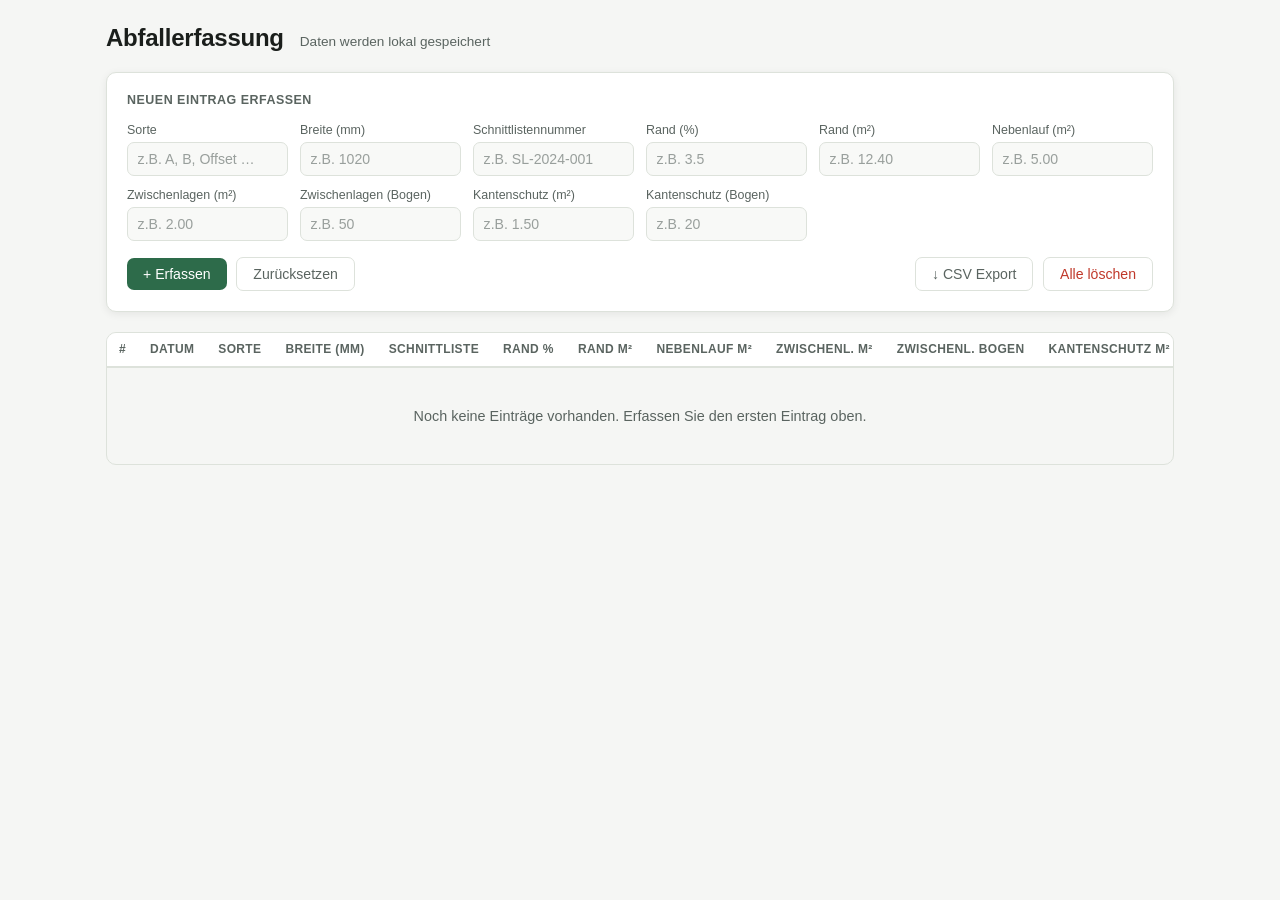
<file: index.html>
<!doctype html>
<html lang="de">
<head>
<meta charset="UTF-8" />
<meta name="viewport" content="width=device-width, initial-scale=1.0" />
<title>Abfallerfassung</title>
<style>
:root {
  --bg: #f5f6f4;
  --card: #ffffff;
  --text: #1a1e1b;
  --muted: #5a6460;
  --border: #dde2db;
  --accent: #2d6b4a;
  --accent-hover: #245a3d;
  --accent-soft: #e5f0ea;
  --danger: #c0392b;
  --danger-soft: #fdecea;
  --input-bg: #f8f9f7;
  --row-even: #f9faf8;
  --shadow: 0 2px 8px rgba(0,0,0,.07);
  --radius: 10px;
}
@media (prefers-color-scheme: dark) {
  :root {
    --bg: #111512;
    --card: #1a1e1b;
    --text: #e8ede9;
    --muted: #8a978e;
    --border: #28302a;
    --accent: #5ab87a;
    --accent-hover: #6dca8c;
    --accent-soft: #1e3028;
    --danger: #e55c4a;
    --danger-soft: #3a1a18;
    --input-bg: #141815;
    --row-even: #1d211e;
    --shadow: 0 2px 12px rgba(0,0,0,.3);
  }
}
* { box-sizing: border-box; margin: 0; padding: 0; }
body {
  font-family: -apple-system, BlinkMacSystemFont, "Segoe UI", Roboto, Helvetica, Arial, sans-serif;
  background: var(--bg);
  color: var(--text);
  font-size: 14px;
}
.page { max-width: 1100px; margin: 0 auto; padding: 1.5rem 1rem 3rem; }

/* Header */
.page-header { display: flex; align-items: baseline; gap: 1rem; margin-bottom: 1.25rem; flex-wrap: wrap; }
.page-header h1 { font-size: 1.5rem; letter-spacing: -0.01em; }
.page-header .sub { color: var(--muted); font-size: 0.85rem; }

/* Card */
.card {
  background: var(--card);
  border: 1px solid var(--border);
  border-radius: var(--radius);
  padding: 1.25rem;
  box-shadow: var(--shadow);
  margin-bottom: 1.25rem;
}
.card-title { font-size: 0.95rem; font-weight: 600; margin-bottom: 1rem; color: var(--muted); text-transform: uppercase; letter-spacing: 0.04em; font-size: 0.78rem; }

/* Form grid */
.form-grid {
  display: grid;
  grid-template-columns: repeat(auto-fill, minmax(160px, 1fr));
  gap: 0.75rem;
}
.field { display: flex; flex-direction: column; gap: 0.3rem; }
.field label { font-size: 0.78rem; color: var(--muted); font-weight: 500; }
.field input, .field select {
  padding: 0.5rem 0.6rem;
  border: 1px solid var(--border);
  border-radius: 7px;
  background: var(--input-bg);
  color: var(--text);
  font-size: 0.88rem;
  transition: border-color .15s;
}
.field input:focus, .field select:focus { outline: none; border-color: var(--accent); }
.field input::placeholder { color: var(--muted); opacity: .6; }

/* Actions row */
.form-actions { display: flex; gap: 0.6rem; margin-top: 1rem; flex-wrap: wrap; align-items: center; }
.btn {
  display: inline-flex; align-items: center; gap: 0.4rem;
  padding: 0.5rem 1rem; border-radius: 7px; border: none;
  font-size: 0.88rem; font-weight: 500; cursor: pointer; transition: background .15s, color .15s;
}
.btn-primary { background: var(--accent); color: #fff; }
.btn-primary:hover { background: var(--accent-hover); }
.btn-secondary { background: transparent; color: var(--muted); border: 1px solid var(--border); }
.btn-secondary:hover { background: var(--accent-soft); color: var(--accent); border-color: var(--accent); }
.btn-danger { background: transparent; color: var(--danger); border: 1px solid var(--border); }
.btn-danger:hover { background: var(--danger-soft); border-color: var(--danger); }
.btn-sm { padding: 0.3rem 0.6rem; font-size: 0.78rem; }
.spacer { flex: 1; }

/* Summary bar */
.summary-bar {
  display: flex; gap: 1.5rem; flex-wrap: wrap;
  background: var(--accent-soft); border: 1px solid var(--border);
  border-radius: var(--radius); padding: 0.75rem 1rem;
  margin-bottom: 1.25rem;
}
.summary-item { display: flex; flex-direction: column; gap: 0.1rem; }
.summary-item .s-label { font-size: 0.72rem; color: var(--accent); font-weight: 600; text-transform: uppercase; letter-spacing: 0.04em; }
.summary-item .s-value { font-size: 1.05rem; font-weight: 700; font-variant-numeric: tabular-nums; }

/* Table */
.table-wrap { overflow-x: auto; border-radius: var(--radius); border: 1px solid var(--border); }
table { width: 100%; border-collapse: collapse; font-size: 0.83rem; }
thead th {
  background: var(--card);
  color: var(--muted); font-weight: 600;
  text-align: left; padding: 0.6rem 0.75rem;
  border-bottom: 2px solid var(--border);
  white-space: nowrap; font-size: 0.75rem; text-transform: uppercase; letter-spacing: 0.03em;
  position: sticky; top: 0;
}
tbody tr { border-bottom: 1px solid var(--border); }
tbody tr:nth-child(even) td { background: var(--row-even); }
tbody tr:hover td { background: var(--accent-soft); }
tbody td { padding: 0.5rem 0.75rem; white-space: nowrap; font-variant-numeric: tabular-nums; }
tbody td.actions { white-space: nowrap; }
.empty-state {
  text-align: center; padding: 2.5rem 1rem;
  color: var(--muted); font-size: 0.9rem;
}

/* Toast */
.toast {
  position: fixed; bottom: 1.5rem; right: 1.5rem;
  background: var(--accent); color: #fff;
  padding: 0.6rem 1.1rem; border-radius: 8px;
  font-size: 0.85rem; box-shadow: 0 4px 16px rgba(0,0,0,.2);
  opacity: 0; transform: translateY(8px);
  transition: opacity .2s, transform .2s;
  pointer-events: none; z-index: 999;
}
.toast.show { opacity: 1; transform: translateY(0); }
</style>
</head>
<body>
<div class="page">
  <div class="page-header">
    <h1>Abfallerfassung</h1>
    <span class="sub">Daten werden lokal gespeichert</span>
  </div>

  <div class="card">
    <div class="card-title">Neuen Eintrag erfassen</div>
    <div class="form-grid">
      <div class="field">
        <label for="f-sorte">Sorte</label>
        <input type="text" id="f-sorte" placeholder="z.B. A, B, Offset …" />
      </div>
      <div class="field">
        <label for="f-breite">Breite (mm)</label>
        <input type="number" id="f-breite" min="0" step="1" placeholder="z.B. 1020" />
      </div>
      <div class="field">
        <label for="f-schnittliste">Schnittlistennummer</label>
        <input type="text" id="f-schnittliste" placeholder="z.B. SL-2024-001" />
      </div>
      <div class="field">
        <label for="f-rand-pct">Rand (%)</label>
        <input type="number" id="f-rand-pct" min="0" step="0.01" placeholder="z.B. 3.5" />
      </div>
      <div class="field">
        <label for="f-rand-m2">Rand (m²)</label>
        <input type="number" id="f-rand-m2" min="0" step="0.001" placeholder="z.B. 12.40" />
      </div>
      <div class="field">
        <label for="f-nebenlauf">Nebenlauf (m²)</label>
        <input type="number" id="f-nebenlauf" min="0" step="0.001" placeholder="z.B. 5.00" />
      </div>
      <div class="field">
        <label for="f-zw-m2">Zwischenlagen (m²)</label>
        <input type="number" id="f-zw-m2" min="0" step="0.001" placeholder="z.B. 2.00" />
      </div>
      <div class="field">
        <label for="f-zw-bogen">Zwischenlagen (Bogen)</label>
        <input type="number" id="f-zw-bogen" min="0" step="1" placeholder="z.B. 50" />
      </div>
      <div class="field">
        <label for="f-kant-m2">Kantenschutz (m²)</label>
        <input type="number" id="f-kant-m2" min="0" step="0.001" placeholder="z.B. 1.50" />
      </div>
      <div class="field">
        <label for="f-kant-bogen">Kantenschutz (Bogen)</label>
        <input type="number" id="f-kant-bogen" min="0" step="1" placeholder="z.B. 20" />
      </div>
    </div>
    <div class="form-actions">
      <button class="btn btn-primary" onclick="addEntry()">&#43; Erfassen</button>
      <button class="btn btn-secondary" onclick="resetForm()">Zurücksetzen</button>
      <div class="spacer"></div>
      <button class="btn btn-secondary" onclick="exportCSV()">&#8595; CSV Export</button>
      <button class="btn btn-danger" onclick="clearAll()">Alle löschen</button>
    </div>
  </div>

  <div id="summary" class="summary-bar" style="display:none"></div>

  <div class="table-wrap">
    <table>
      <thead>
        <tr>
          <th>#</th>
          <th>Datum</th>
          <th>Sorte</th>
          <th>Breite (mm)</th>
          <th>Schnittliste</th>
          <th>Rand %</th>
          <th>Rand m²</th>
          <th>Nebenlauf m²</th>
          <th>Zwischenl. m²</th>
          <th>Zwischenl. Bogen</th>
          <th>Kantenschutz m²</th>
          <th>Kantenschutz Bogen</th>
          <th></th>
        </tr>
      </thead>
      <tbody id="table-body"></tbody>
    </table>
    <div id="empty-state" class="empty-state">Noch keine Einträge vorhanden. Erfassen Sie den ersten Eintrag oben.</div>
  </div>
</div>
<div id="toast" class="toast"></div>

<script>
const STORAGE_KEY = 'abfallerfassung_v1';
let entries = [];

function load() {
  try { entries = JSON.parse(localStorage.getItem(STORAGE_KEY)) || []; } catch { entries = []; }
}
function save() { localStorage.setItem(STORAGE_KEY, JSON.stringify(entries)); }

function val(id) { return document.getElementById(id).value.trim(); }
function numVal(id) { const v = parseFloat(document.getElementById(id).value); return isNaN(v) ? null : v; }

function addEntry() {
  const sorte = val('f-sorte');
  const schnittliste = val('f-schnittliste');
  if (!sorte && !schnittliste) { showToast('Bitte mindestens Sorte oder Schnittlistennummer angeben.', true); return; }

  const entry = {
    id: Date.now(),
    datum: new Date().toLocaleDateString('de-DE'),
    sorte: sorte,
    breite: numVal('f-breite'),
    schnittliste: schnittliste,
    randPct: numVal('f-rand-pct'),
    randM2: numVal('f-rand-m2'),
    nebenlaufM2: numVal('f-nebenlauf'),
    zwM2: numVal('f-zw-m2'),
    zwBogen: numVal('f-zw-bogen'),
    kantM2: numVal('f-kant-m2'),
    kantBogen: numVal('f-kant-bogen'),
  };

  entries.unshift(entry);
  save();
  render();
  resetForm();
  showToast('Eintrag erfasst.');
}

function deleteEntry(id) {
  entries = entries.filter(e => e.id !== id);
  save();
  render();
  showToast('Eintrag gelöscht.');
}

function clearAll() {
  if (!confirm('Alle Einträge wirklich löschen?')) return;
  entries = [];
  save();
  render();
  showToast('Alle Einträge gelöscht.');
}

function resetForm() {
  ['f-sorte','f-breite','f-schnittliste','f-rand-pct','f-rand-m2','f-nebenlauf','f-zw-m2','f-zw-bogen','f-kant-m2','f-kant-bogen']
    .forEach(id => { document.getElementById(id).value = ''; });
}

function fmt(v, dec = 2) { return v == null ? '–' : typeof v === 'number' ? v.toLocaleString('de-DE', { minimumFractionDigits: 0, maximumFractionDigits: dec }) : v; }

function render() {
  const tbody = document.getElementById('table-body');
  const empty = document.getElementById('empty-state');
  const summary = document.getElementById('summary');

  if (!entries.length) {
    tbody.innerHTML = '';
    empty.style.display = '';
    summary.style.display = 'none';
    return;
  }

  empty.style.display = 'none';

  // Summary totals
  const sumRandM2 = entries.reduce((s, e) => s + (e.randM2 || 0), 0);
  const sumNebenlauf = entries.reduce((s, e) => s + (e.nebenlaufM2 || 0), 0);
  const sumZwM2 = entries.reduce((s, e) => s + (e.zwM2 || 0), 0);
  const sumKantM2 = entries.reduce((s, e) => s + (e.kantM2 || 0), 0);
  const totalAbfall = sumRandM2 + sumNebenlauf + sumZwM2 + sumKantM2;

  summary.style.display = 'flex';
  summary.innerHTML = `
    <div class="summary-item"><span class="s-label">Einträge</span><span class="s-value">${entries.length}</span></div>
    <div class="summary-item"><span class="s-label">Rand gesamt</span><span class="s-value">${fmt(sumRandM2)} m²</span></div>
    <div class="summary-item"><span class="s-label">Nebenlauf gesamt</span><span class="s-value">${fmt(sumNebenlauf)} m²</span></div>
    <div class="summary-item"><span class="s-label">Zwischenlagen gesamt</span><span class="s-value">${fmt(sumZwM2)} m²</span></div>
    <div class="summary-item"><span class="s-label">Kantenschutz gesamt</span><span class="s-value">${fmt(sumKantM2)} m²</span></div>
    <div class="summary-item"><span class="s-label">Abfall gesamt</span><span class="s-value">${fmt(totalAbfall)} m²</span></div>
  `;

  tbody.innerHTML = entries.map((e, i) => `
    <tr>
      <td>${entries.length - i}</td>
      <td>${e.datum}</td>
      <td>${e.sorte || '–'}</td>
      <td>${fmt(e.breite, 0)}</td>
      <td>${e.schnittliste || '–'}</td>
      <td>${fmt(e.randPct)} %</td>
      <td>${fmt(e.randM2)}</td>
      <td>${fmt(e.nebenlaufM2)}</td>
      <td>${fmt(e.zwM2)}</td>
      <td>${fmt(e.zwBogen, 0)}</td>
      <td>${fmt(e.kantM2)}</td>
      <td>${fmt(e.kantBogen, 0)}</td>
      <td class="actions">
        <button class="btn btn-danger btn-sm" onclick="deleteEntry(${e.id})">&#10005;</button>
      </td>
    </tr>
  `).join('');
}

function exportCSV() {
  if (!entries.length) { showToast('Keine Daten zum Exportieren.', true); return; }
  const headers = ['Nr','Datum','Sorte','Breite (mm)','Schnittlistennummer','Rand (%)','Rand (m²)','Nebenlauf (m²)','Zwischenlagen (m²)','Zwischenlagen (Bogen)','Kantenschutz (m²)','Kantenschutz (Bogen)'];
  const rows = entries.map((e, i) => [
    entries.length - i, e.datum, e.sorte, e.breite, e.schnittliste,
    e.randPct, e.randM2, e.nebenlaufM2, e.zwM2, e.zwBogen, e.kantM2, e.kantBogen
  ].map(v => v == null ? '' : String(v).replace(/"/g, '""')).map(v => `"${v}"`).join(';'));

  const csv = '﻿' + [headers.join(';'), ...rows].join('\r\n');
  const blob = new Blob([csv], { type: 'text/csv;charset=utf-8;' });
  const a = document.createElement('a');
  a.href = URL.createObjectURL(blob);
  a.download = `abfallerfassung_${new Date().toISOString().slice(0,10)}.csv`;
  a.click();
  showToast('CSV exportiert.');
}

let toastTimer;
function showToast(msg, isError = false) {
  const t = document.getElementById('toast');
  t.textContent = msg;
  t.style.background = isError ? 'var(--danger)' : 'var(--accent)';
  t.classList.add('show');
  clearTimeout(toastTimer);
  toastTimer = setTimeout(() => t.classList.remove('show'), 2500);
}

// Enter key submits form
document.querySelectorAll('.form-grid input, .form-grid select').forEach(el => {
  el.addEventListener('keydown', e => { if (e.key === 'Enter') addEntry(); });
});

load();
render();
</script>
</body>
</html>
</file>
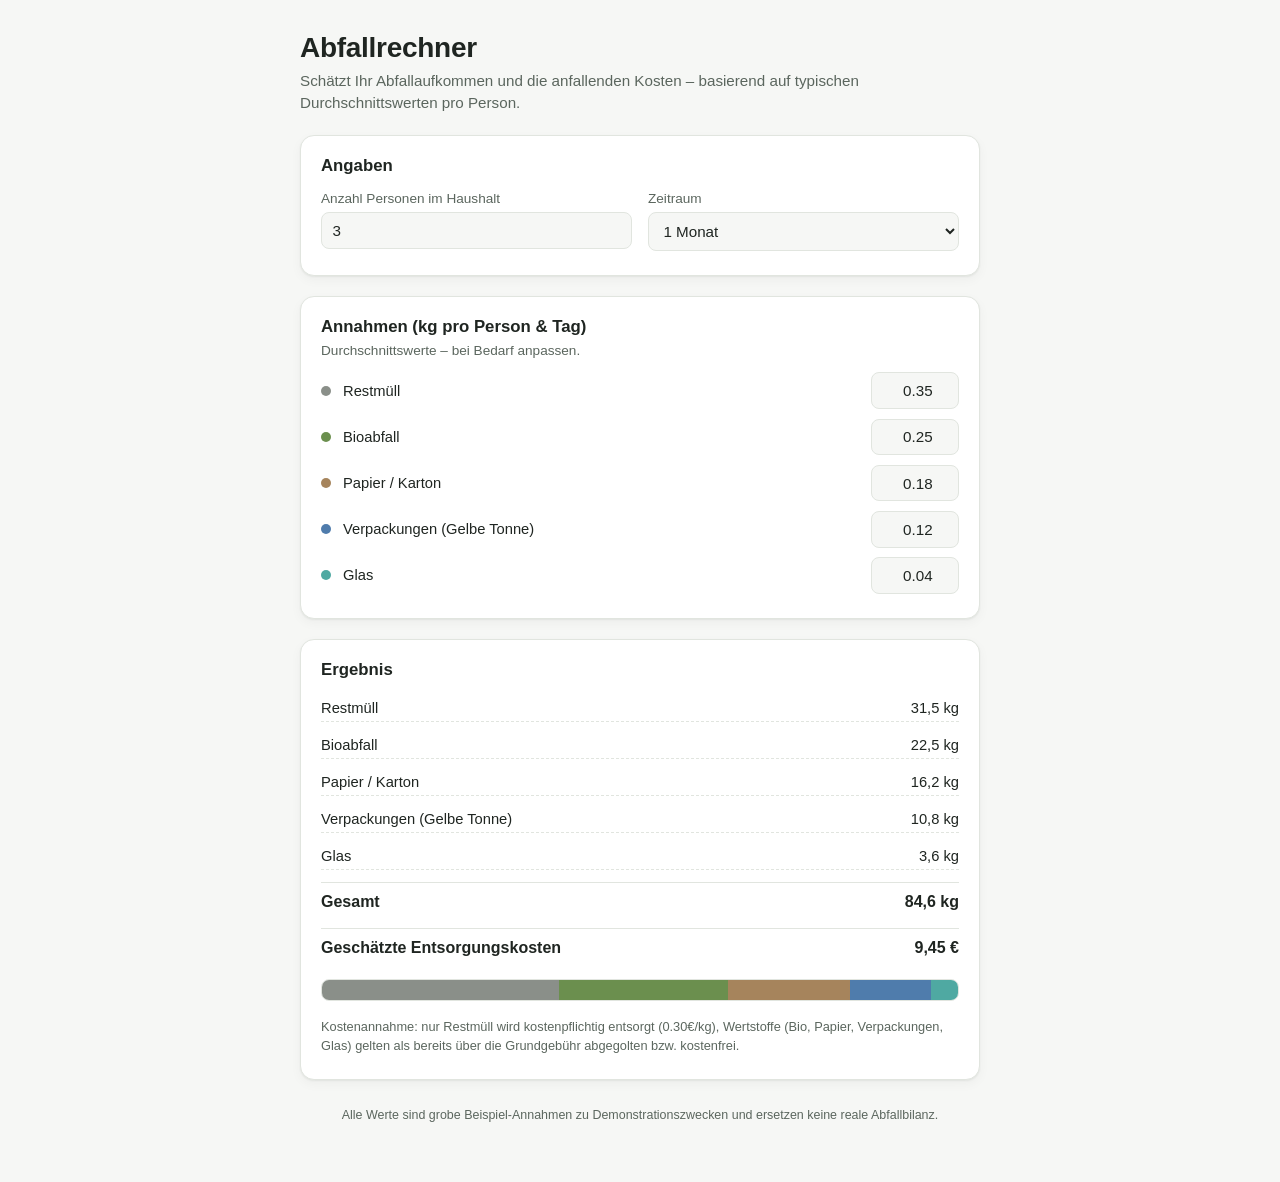
<file: app/index.html>
<!doctype html>
<html lang="de">
<head>
<meta charset="UTF-8" />
<meta name="viewport" content="width=device-width, initial-scale=1.0" />
<title>Abfallrechner</title>
<link rel="stylesheet" href="styles.css" />
</head>
<body>
  <main class="page">
    <header class="page__header">
      <h1>Abfallrechner</h1>
      <p class="subtitle">Schätzt Ihr Abfallaufkommen und die anfallenden Kosten – basierend auf typischen Durchschnittswerten pro Person.</p>
    </header>

    <section class="card">
      <h2>Angaben</h2>
      <div class="field-grid">
        <label class="field">
          <span>Anzahl Personen im Haushalt</span>
          <input type="number" id="persons" min="1" step="1" value="3" />
        </label>
        <label class="field">
          <span>Zeitraum</span>
          <select id="period">
            <option value="7">1 Woche</option>
            <option value="30" selected>1 Monat</option>
            <option value="365">1 Jahr</option>
          </select>
        </label>
      </div>
    </section>

    <section class="card">
      <h2>Annahmen (kg pro Person &amp; Tag)</h2>
      <p class="hint">Durchschnittswerte – bei Bedarf anpassen.</p>
      <div id="assumptions" class="assumptions"></div>
    </section>

    <section class="card">
      <h2>Ergebnis</h2>
      <div id="result" class="result"></div>
      <div id="chart" class="chart"></div>
      <p class="note">Kostenannahme: nur Restmüll wird kostenpflichtig entsorgt (<span id="priceLabel"></span>€/kg), Wertstoffe (Bio, Papier, Verpackungen, Glas) gelten als bereits über die Grundgebühr abgegolten bzw. kostenfrei.</p>
    </section>

    <footer class="page__footer">
      <p>Alle Werte sind grobe Beispiel-Annahmen zu Demonstrationszwecken und ersetzen keine reale Abfallbilanz.</p>
    </footer>
  </main>

  <script src="app.js"></script>
</body>
</html>
</file>
<file: app/styles.css>
:root {
  --bg: #f6f7f5;
  --card-bg: #ffffff;
  --text: #1f2521;
  --text-muted: #5b665e;
  --border: #e1e5df;
  --accent: #2f6f4f;
  --accent-soft: #e6f0ea;
  --shadow: 0 1px 2px rgba(20, 30, 20, 0.06), 0 4px 12px rgba(20, 30, 20, 0.04);
}

@media (prefers-color-scheme: dark) {
  :root {
    --bg: #141815;
    --card-bg: #1c211d;
    --text: #eaf0ea;
    --text-muted: #9aa79d;
    --border: #2c332d;
    --accent: #6bbf8e;
    --accent-soft: #223229;
    --shadow: 0 1px 2px rgba(0, 0, 0, 0.3), 0 4px 16px rgba(0, 0, 0, 0.25);
  }
}

* { box-sizing: border-box; }

body {
  margin: 0;
  font-family: -apple-system, BlinkMacSystemFont, "Segoe UI", Roboto, Helvetica, Arial, sans-serif;
  background: var(--bg);
  color: var(--text);
}

.page {
  max-width: 720px;
  margin: 0 auto;
  padding: 2rem 1.25rem 3rem;
}

.page__header h1 {
  margin: 0 0 0.35rem;
  font-size: 1.75rem;
  letter-spacing: -0.01em;
}

.subtitle {
  margin: 0;
  color: var(--text-muted);
  font-size: 0.95rem;
  line-height: 1.5;
}

.card {
  background: var(--card-bg);
  border: 1px solid var(--border);
  border-radius: 14px;
  padding: 1.25rem 1.25rem 1.5rem;
  margin-top: 1.25rem;
  box-shadow: var(--shadow);
}

.card h2 {
  margin: 0 0 0.9rem;
  font-size: 1.05rem;
}

.hint {
  margin: -0.5rem 0 0.9rem;
  color: var(--text-muted);
  font-size: 0.85rem;
}

.field-grid {
  display: grid;
  grid-template-columns: 1fr 1fr;
  gap: 1rem;
}

@media (max-width: 520px) {
  .field-grid { grid-template-columns: 1fr; }
}

.field {
  display: flex;
  flex-direction: column;
  gap: 0.4rem;
  font-size: 0.85rem;
  color: var(--text-muted);
}

.field input,
.field select,
.assumption-row input {
  font-size: 0.95rem;
  padding: 0.55rem 0.65rem;
  border-radius: 8px;
  border: 1px solid var(--border);
  background: var(--bg);
  color: var(--text);
}

.assumptions {
  display: flex;
  flex-direction: column;
  gap: 0.6rem;
}

.assumption-row {
  display: grid;
  grid-template-columns: auto 1fr 5.5rem;
  align-items: center;
  gap: 0.75rem;
}

.assumption-row .swatch {
  width: 10px;
  height: 10px;
  border-radius: 50%;
}

.assumption-row label {
  font-size: 0.92rem;
}

.assumption-row input {
  width: 100%;
  text-align: right;
}

.result {
  display: flex;
  flex-direction: column;
  gap: 0.55rem;
  margin-bottom: 1rem;
}

.result-row {
  display: flex;
  justify-content: space-between;
  font-size: 0.92rem;
  padding: 0.35rem 0;
  border-bottom: 1px dashed var(--border);
}

.result-row:last-child {
  border-bottom: none;
}

.result-row.total {
  font-weight: 600;
  font-size: 1rem;
  border-top: 1px solid var(--border);
  border-bottom: none;
  padding-top: 0.6rem;
  margin-top: 0.2rem;
}

.result-row .value {
  font-variant-numeric: tabular-nums;
}

.chart {
  display: flex;
  border-radius: 8px;
  overflow: hidden;
  height: 22px;
  border: 1px solid var(--border);
}

.chart .seg {
  height: 100%;
}

.note {
  margin: 1rem 0 0;
  font-size: 0.8rem;
  color: var(--text-muted);
  line-height: 1.5;
}

.page__footer {
  margin-top: 1.75rem;
  text-align: center;
}

.page__footer p {
  color: var(--text-muted);
  font-size: 0.78rem;
}
</file>
